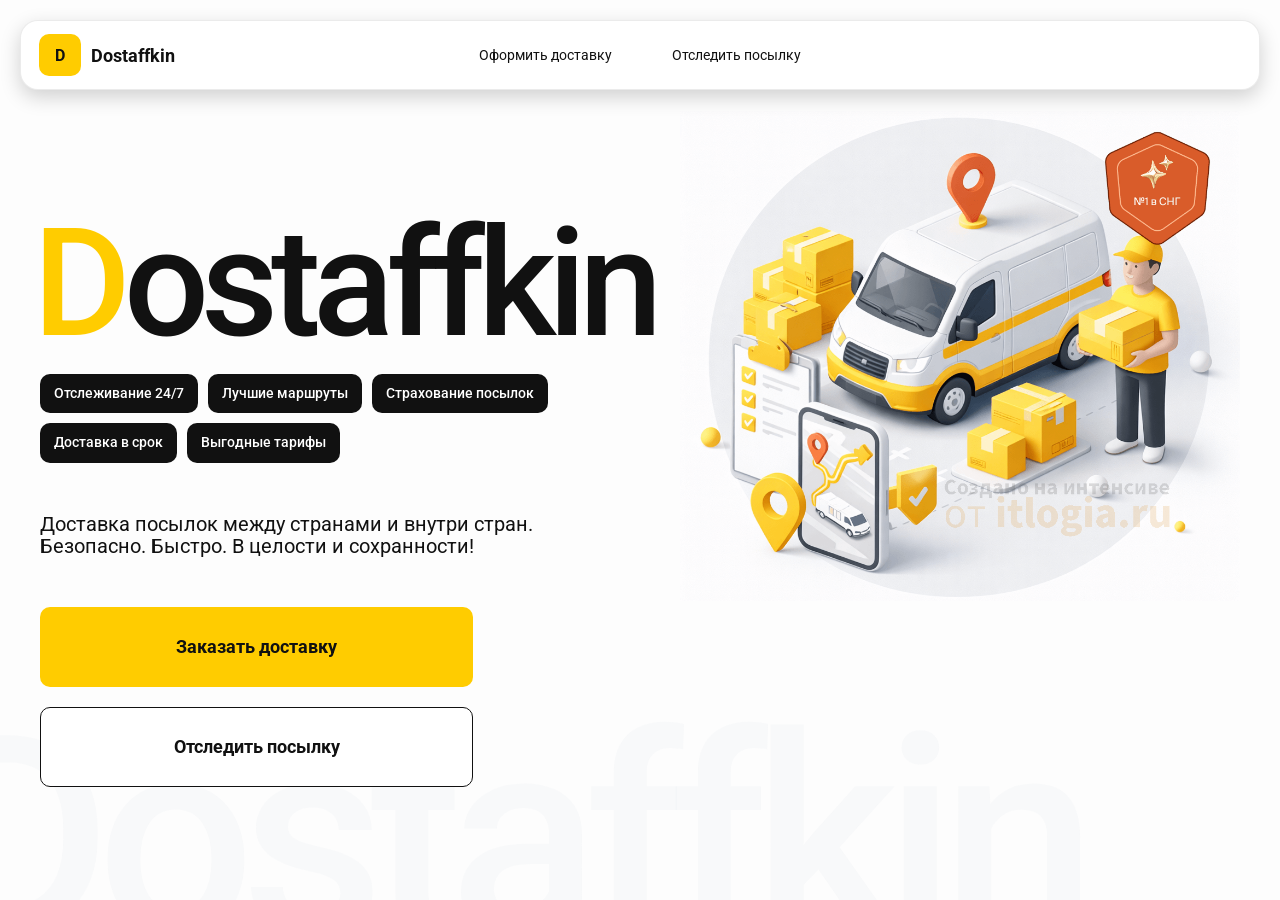
<file: index.html>
<!doctype html>
<html lang="ru">

<head>
  <meta charset="UTF-8" />
  <meta name="viewport" content="width=device-width, initial-scale=1.0" />
  <title>
    Dostaffkin — Доставка посылок между странами и внутри стран. Безопасно.
    Быстро. В целости и сохранности!
  </title>
  <link href="styles/base.css" rel="stylesheet" />
  <link href="styles/base_adaptive.css" rel="stylesheet" />
  <link href="styles/index.css" rel="stylesheet" />
  <link href="styles/index_adaptive.css" rel="stylesheet" />
</head>

<body>
  <div class="container">
    <header class="header">
      <a class="header-brand" href="#">
        <div class="header-logo">D</div>
        <div class="header-title">Dostaffkin</div>
      </a>
      <nav class="header-menu">
        <a class="header-link" href="./order.html">Оформить <span>доставку</span></a>
        <a class="header-link" href="./track.html">Отследить <span>посылку</span></a>
      </nav>
    </header>
    <main class="main">
      <section class="main-info">
        <div class="main-title"><span>D</span>ostaffkin</div>
        <div class="main-features">
          <div class="main-feature">Отслеживание 24/7</div>
          <div class="main-feature">Лучшие маршруты</div>
          <div class="main-feature">Страхование посылок</div>
          <div class="main-feature">Доставка в срок</div>
          <div class="main-feature">Выгодные тарифы</div>
        </div>
        <div class="main-description">
          Доставка посылок между странами и внутри стран. Безопасно. Быстро. В
          целости и сохранности!
        </div>
        <div class="main-actions">
          <a class="button" type="button" href="./order.html">Заказать доставку</a>
          <a class="button button-white" type="button" href="./track.html">Отследить посылку</a>
        </div>
      </section>
      <div class="main-title-ghost">Dostaffkin</div>
      <section class="main-image">
        <img src="images/main-image.png" alt="Main image" />
      </section>
    </main>
  </div>
</body>

</html>
</file>
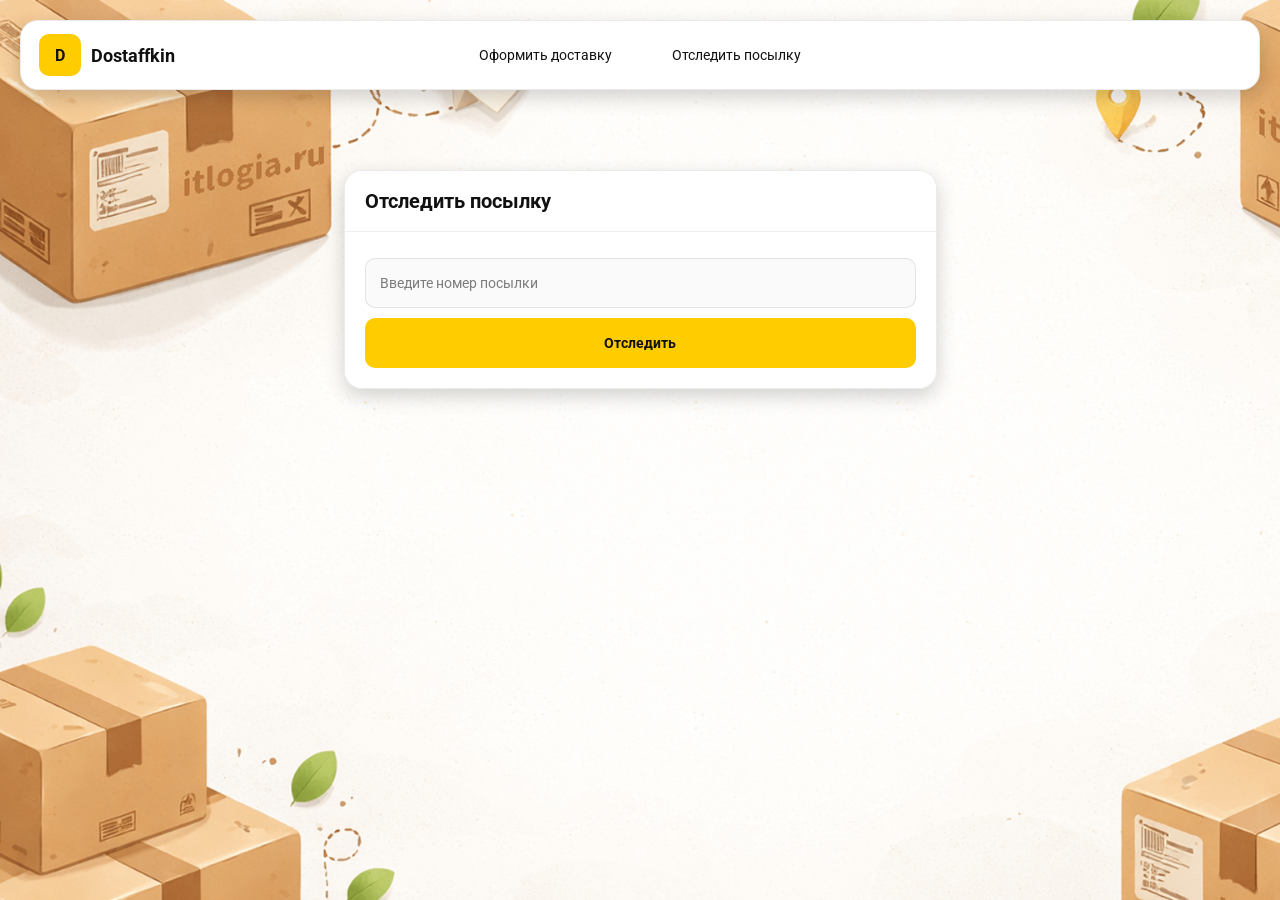
<file: track.html>
<!doctype html>
<html lang="ru">

<head>
    <meta charset="utf-8" />
    <meta name="viewport" content="width=device-width,initial-scale=1,maximum-scale=1,user-scalable=0" />
    <title>Отследить посылку</title>
    <link href="styles/base.css" rel="stylesheet" />
    <link href="styles/base_adaptive.css" rel="stylesheet" />

    <link href="styles/track.css" rel="stylesheet" />
    <link href="styles/track_adaptive.css" rel="stylesheet" />
</head>

<body>
    <div class="container">
        <header class="header">
            <a class="header-brand" href="./index.html">
                <div class="header-logo">D</div>
                <div class="header-title">Dostaffkin</div>
            </a>
            <nav class="header-menu">
                <a class="header-link" href="./order.html">Оформить <span>доставку</span></a>
                <a class="header-link" href="#">Отследить <span>посылку</span></a>
            </nav>
        </header>
        <main class="track-content">
            <section class="track-card track-search">
                <div class="track-title">Отследить посылку</div>
                <div class="track-action">
                    <div class="main-field track-field">
                        <input id="trackNumber" placeholder="Введите номер посылки" autocomplete="off" />
                    </div>
                    <button id="trackButton" class="button track-button" type="button">Отследить</button>
                </div>
            </section>
            <section class="track-card track-result" id="trackResult">
                <div class="track-result-header">
                    <div class="track-id" id="trackIdValue"></div>
                    <div class="track-routes">
                        <div class="track-route">
                            <div class="track-route-pin">
                                <svg xmlns="http://www.w3.org/2000/svg" fill="none" viewBox="0 0 24 24"
                                    stroke-width="1.5" stroke="orange" class="size-6">
                                    <path stroke-linecap="round" stroke-linejoin="round"
                                        d="M15 10.5a3 3 0 1 1-6 0 3 3 0 0 1 6 0Z" />
                                    <path stroke-linecap="round" stroke-linejoin="round"
                                        d="M19.5 10.5c0 7.142-7.5 11.25-7.5 11.25S4.5 17.642 4.5 10.5a7.5 7.5 0 1 1 15 0Z" />
                                </svg>
                            </div>
                            <div class="track-route-address" id="trackFromValue">
                                Откуда: Москва, улица Арбат, 1
                            </div>
                        </div>
                        <div class="track-route track-route-arrow">
                            <svg xmlns="http://www.w3.org/2000/svg" fill="none" viewBox="0 0 24 24" stroke-width="1.5"
                                stroke="currentColor" class="size-6">
                                <path stroke-linecap="round" stroke-linejoin="round"
                                    d="M19.5 13.5 12 21m0 0-7.5-7.5M12 21V3" />
                            </svg>
                        </div>
                        <div class="track-route">
                            <div class="track-route-pin">
                                <svg xmlns="http://www.w3.org/2000/svg" fill="none" viewBox="0 0 24 24"
                                    stroke-width="1.5" stroke="green" class="size-6">
                                    <path stroke-linecap="round" stroke-linejoin="round"
                                        d="M15 10.5a3 3 0 1 1-6 0 3 3 0 0 1 6 0Z" />
                                    <path stroke-linecap="round" stroke-linejoin="round"
                                        d="M19.5 10.5c0 7.142-7.5 11.25-7.5 11.25S4.5 17.642 4.5 10.5a7.5 7.5 0 1 1 15 0Z" />
                                </svg>
                            </div>
                            <div class="track-route-address" id="trackToValue">
                                Куда: Минск, проспект Независимости, 58
                            </div>
                        </div>
                    </div>
                </div>
                <div class="track-info">
                    <div class="track-status-title">Статус данной посылки:</div>
                    <div class="track-status-list" id="trackStatusList">
                    </div>
                </div>
            </section>
        </main>
    </div>
    <script src="scripts/track.js"></script>
</body>

</html>
</file>
<file: styles/base.css>
*, *::before, *::after {
    box-sizing: border-box;
}


@font-face {
    font-family: "Roboto";
    src: url("../fonts/Roboto-Regular.ttf");
    font-weight: normal;
}

@font-face {
    font-family: "Roboto";
    src: url("../fonts/Roboto-Bold.ttf");
    font-weight: bold;
}

@font-face {
    font-family: "Roboto";
    src: url("../fonts/Roboto-Medium.ttf");
    font-weight: 500;
}

html, body {
    margin: 0;
    color: #111111;
    font-family: "Roboto", sans-serif;
}

body {
    background: #FDFDFD;
}

.header {
    border-radius: 18px;
    box-shadow: 0 7px 20px 0 #0000002E;
    backdrop-filter: blur(10px);
    background: #ffffff;
    left: 20px;
    border: 1px solid rgba(0, 0, 0, 0.08);
    position: fixed;
    right: 20px;
    top: 20px;
    padding: 14px 18px;
    height: 70px;
    display: flex;
    align-items: center;
    z-index: 6;
}

.header-brand {
    display: flex;
    align-items: center;
    text-decoration: none;
    gap: 10px;
}

.header-logo {
    width: 42px;
    height: 42px;
    border-radius: 10px;
    background: #FFCC00;
    display: grid;
    place-items: center;
    font-weight: bold;
    color: #111;
}

.header-title {
    font-size: 18px;
    font-weight: bold;
    color: #111111;
    text-decoration: none;
}

.header-menu {
    display: flex;
    align-items: center;
    gap: 60px;
    margin: 0;
    position: absolute;
    left: 50%;
    transform: translateX(-50%);
}

.header-link {
    font-size: 14px;
    color: #111111;
    text-decoration: none;
}

.button {
    border: 0;
    outline: none;
    height: 44px;
    border-radius: 10px;
    font-size: 14px;
    font-weight: bold;
    cursor: pointer;
    font-family: inherit;
    transition: transform .08s ease, opacity .12s ease;
    background: #ffcc00;
    color: #111111;
    text-align: center;
    text-decoration: none;
}

.button:hover {
    background-color: #E5BC19;
}

.button:disabled {
    cursor: not-allowed;
    background-color: #FADE6E;
    color: #787878;
    transform: none;
}

.button.button-white {
    background: #ffffff;
    border: 1px solid #111111;
}

.button.button-white:hover {
    background: rgb(241 241 241);
}

.main-field {
    display: flex;
    align-items: center;
    margin-top: 6px;
    gap: 10px;
    border: 1px solid #1111111A;
    background: #FAFAFA;
    border-radius: 10px;
    padding: 10px 12px;
    position: relative;
    box-sizing: border-box;
    height: 50px;
}

.main-field.textarea {
    height: auto;
}

.main-pin {
    width: 28px;
    height: 28px;
    border-radius: 10px;
    background: rgba(17, 17, 17, 0.08);
    display: grid;
    place-items: center;
    flex: 0 0 auto;
    position: relative;
}

.main-pin::before {
    content: "";
    width: 8px;
    height: 8px;
    border-radius: 999px;
    background: orange;
    opacity: .75;
    display: block;
}

.main-field:last-child .main-pin::before {
    background: green;
    opacity: .85;
}

input, textarea {
    width: 100%;
    border: 0;
    outline: none;
    background: transparent;
    font-size: 14px;
    color: #111111;
    font-family: inherit;
}

textarea {
    resize: vertical;
    min-height: 72px;
    padding: 2px 0;
}

input::placeholder, textarea::placeholder {
    color: #7C7C7C;
}

.main-field:focus-within {
    border-color: rgba(0, 0, 0, 0.20);
    box-shadow: 0 0 0 4px rgba(255, 204, 0, 0.35);
    background: rgba(255, 255, 255, 0.75);
}
</file>
<file: styles/base_adaptive.css>
@media (max-width: 767px) {
    .header {
        left: 10px;
        right: 10px;
        top: 10px;
    }

    .header-link span {
        display: none;
    }

    .header-menu {
        gap: 20px;
        justify-content: flex-start;
        margin: 0 0 0 30px;
        position: static;
        transform: none;
    }
}

@media (max-width: 420px) {
    .header-title {
        display: none;
    }
}

@media (max-width: 374px) {
    .header-menu {
        gap: 10px;
        margin: 0 0 0 10px;
    }
}
</file>
<file: styles/index.css>
.container {
    overflow: hidden;
    min-height: 100vh;
}


.main {
    padding: 111px 40px 40px;
    position: relative;
    display: flex;
}

.main-info {
    max-width: 840px;
    width: 100%;
    position: relative;
}

.main-title {
    margin-top: 98px;
    font-weight: 500;
    font-size: 200px;
    line-height: 1;
    letter-spacing: -0.05em;
    color: #111111;
    left: -15px;
    position: relative;
}

.main-title span {
    color: #ffcc00;
}

.main-features {
    margin-top: 15px;
    display: flex;
    flex-wrap: wrap;
    gap: 10px;
}

.main-feature {
    background: #111111;
    color: #ffffff;
    padding: 12px 14px;
    font-weight: 500;
    font-size: 14px;
    line-height: 1.1;
    border-radius: 10px;
}

.main-description {
    margin-top: 50px;
    max-width: 500px;
    font-size: 20px;
    line-height: 1.1;
    color: #111111;
}

.main-actions {
    margin-top: 50px;
    display: flex;
    flex-direction: column;
    gap: 20px;
}

.main-actions .button {
    height: 80px;
    width: 433px;
    font-size: 18px;
    font-weight: bold;
    place-items: center;
    display: grid;
}

.main-title-ghost {
    position: absolute;
    z-index: -1;
    left: -70px;
    bottom: -150px;
    font-weight: 500;
    font-size: 278px;
    line-height: 1;
    letter-spacing: -0.05em;
    color: #ECEDF04D;
}

.main-image {
    width: 1024px;
    top: 100px;
    z-index: -2;
}

.main-image img {
    width: 100%;
    max-width: 1024px;
    height: auto;
    display: block;
}
</file>
<file: styles/index_adaptive.css>
@media (max-width: 1760px) {
    .main-title {
        font-size: 150px;
        left: -7px;
    }

    .main-info {
        max-width: 640px;
    }
}

@media (max-width: 1200px) {
    .main-info {
        max-width: 540px;
    }

    .main {
        padding: 111px 20px 20px;
    }

    .main-title {
        font-size: 120px;
        left: -4px;
    }

    .main-title-ghost {
        font-size: 220px;
    }
}

@media (max-width: 1024px) {
    .main-title {
        margin-top: 30px;
    }

    .main {
        flex-direction: column-reverse;
    }

    .main-image {
        max-width: 350px;
        position: absolute;
        left: 370px;
        top: 370px;
    }

    .main-info {
        max-width: 100%;
    }

    .main-actions {
        gap: 10px;
    }

    .main-actions .button {
        height: 50px;
        font-size: 14px;
        width: auto;
        max-width: 300px;
    }

    .main-description {
        max-width: 350px;
    }
}

@media (max-width: 570px) {
    .main-title {
        font-size: 88px;
    }

    .main-description {
        max-width: 100%
    }

    .main-actions {
       width: 100%;
    }

    .main-actions .button {
        width: 100%;
        max-width: 100%
    }

    .main-image {
        max-width: 650px;
        position: absolute;
        left: 170px;
        top: 70px;
        opacity: 0.2;
    }
}

@media (max-width: 400px) {
    .main-title {
        font-size: 70px;
    }
}
</file>
<file: styles/track.css>
.container {
    background: #F4F4F4 url("../images/track-bg.png");
    background-size: cover;
    min-height: 100vh;
    padding: 170px 0 50px 0;
}

.track-content {
    width: 593px;
    margin: 0 auto;
}

.track-content {
    width: 593px;
    margin: 0 auto;
}

.track-card {
    width: 100%;
    border-radius: 18px;
    box-shadow: 0 7px 20px 0 #0000002E;
    backdrop-filter: blur(10px);
    background: rgba(255, 255, 255, 0.96);
    border: 1px solid rgba(0, 0, 0, 0.08);
}

.track-title {
    font-size: 20px;
    line-height: 100%;
    font-weight: bold;
    border-bottom: 1px solid #EEEEEE;
    padding: 20px;
}

.track-action {
    padding: 20px;
}

.track-button {
    width: 100%;
    height: 50px;
}

.track-field {
    margin-bottom: 10px;
}

.track-result {
    margin-top: 5px;
    display: none;
}

.track-result.is-visible {
    display: block;
}

.track-result-header {
    font-weight: bold;
    font-size: 14px;
    color: #111111;
    padding: 20px;
    border-bottom: 1px solid #EEEEEE;
}

.track-id {
    margin-bottom: 12px;
    font-size: 20px;
}

.track-routes {
    display: flex;
    flex-direction: column;
    gap: 10px;
    font-weight: normal;
}

.track-route {
    display: flex;
    align-items: center;
    gap: 10px;
}

.track-route-pin {
    width: 24px;
    height: 24px;
    flex-shrink: 0;
}

.track-route-arrow {
    padding: 15px 0;
    width: 24px;
    height: 24px;
}

.track-info {
    padding: 20px;
}

.track-status {
    display: flex;
    align-items: center;
    font-size: 12px;
    gap: 10px;
}

.track-status-title {
    font-size: 14px;
    color: #111111;
    margin-bottom: 20px;
}

.track-status-list {
    display: flex;
    flex-direction: column;
    gap: 15px;
}

.track-status-icon {
    width: 40px;
    height: 40px;
    border-radius: 50%;
    background: rgba(17, 17, 17, 0.08);
    display: grid;
    place-items: center;
    flex: 0 0 auto;
}

.track-status.created .track-status-icon {
    background-color: #F1CB00;
}

.track-status.in-way .track-status-icon {
    background-color: #F08A11;
}

.track-status.ready .track-status-icon {
    background-color: #A35D0A;
}

.track-status.done .track-status-icon {
    background-color: #37C93B;
}

.track-status-text {
    display: flex;
    align-items: center;
    justify-content: space-between;
    color: #111111;
    font-size: 12px;
    flex: 1;
}

.track-status-date {
    color: rgba(17, 17, 17, 0.55);
}
</file>
<file: styles/track_adaptive.css>
@media (max-width: 767px) {
  .container {
    padding: 130px 0 50px 0;
  }

  .track-content {
    width: 100%;
    padding-left: 10px;
    padding-right: 10px;
  }

  .track-result-header {
    padding: 20px;
  }
}
</file>
